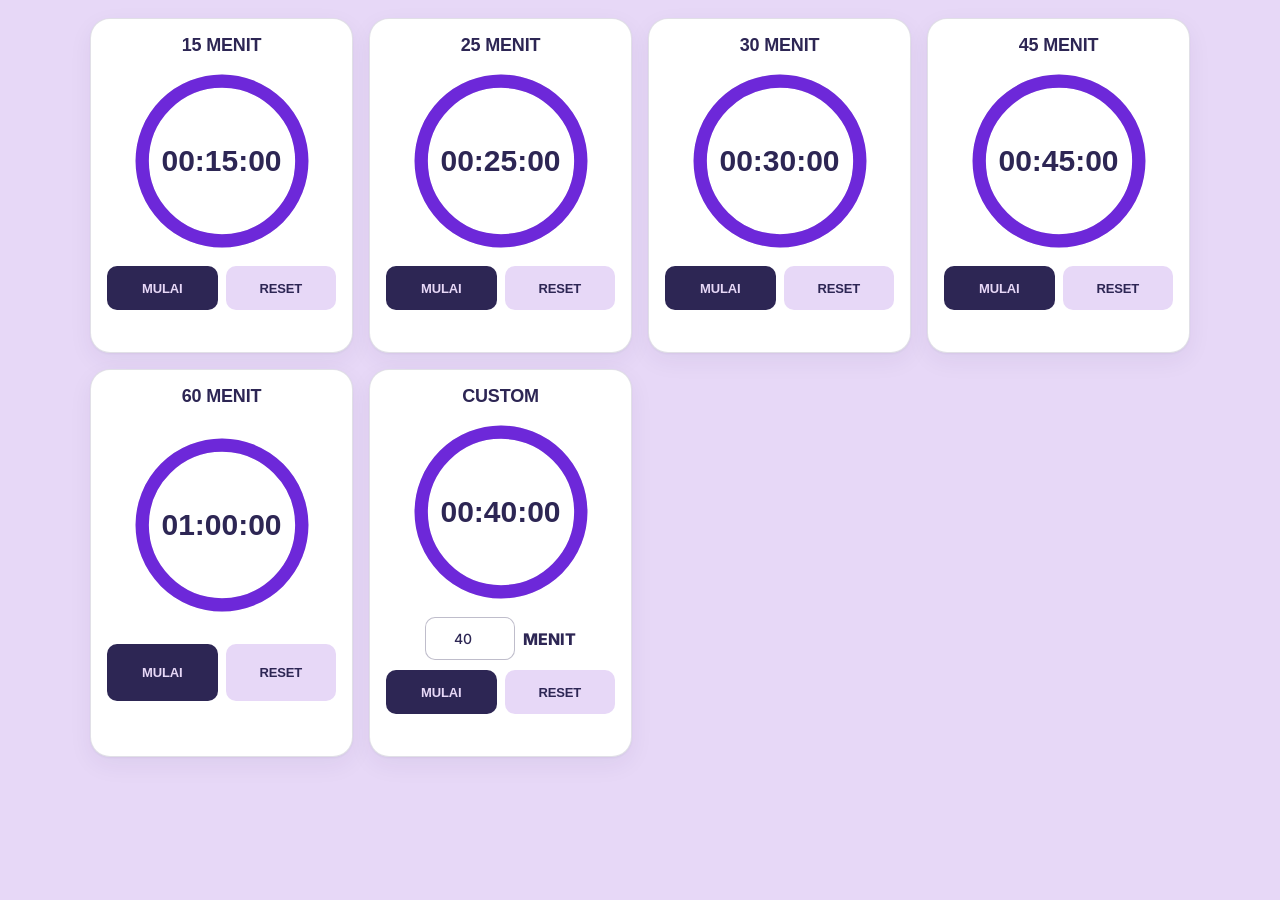
<file: timer.html>
<!DOCTYPE html>
<html lang="id">
<head>
  <meta charset="UTF-8" />
  <meta name="viewport" content="width=device-width, initial-scale=1.0" />
  <title>FOKUS</title>
  <link rel="stylesheet" href="style.css" />
  <link rel="preconnect" href="https://fonts.googleapis.com">
  <link href="https://fonts.googleapis.com/css2?family=Inter:wght@400;600;700;800&display=swap" rel="stylesheet">
  <style>
    body{background:var(--bg);margin:0;padding:18px}
    .t-grid{display:grid;grid-template-columns:repeat(auto-fit,minmax(220px,1fr));gap:16px;max-width:1100px;margin:0 auto}
    .t-card{background:var(--paper);border:1px solid var(--line);border-radius:20px;box-shadow:0 1px 2px rgba(45,38,84,.05),0 8px 24px rgba(45,38,84,.06);padding:16px;display:grid;gap:10px;justify-items:center}
    .t-card h2{margin:0;font-size:18px}
    .t-card.run{border-color:var(--blue)}
    .t-ring{position:relative;width:190px;height:190px;cursor:pointer}
    .t-ring svg{transform:rotate(-90deg)}
    .ring-bg{fill:none;stroke:rgba(45,38,84,.14);stroke-width:14}
    .ring-fg{fill:none;stroke:var(--blue);stroke-width:14;stroke-linecap:round;transition:stroke-dashoffset .5s linear}
    .t-num{position:absolute;inset:0;display:grid;place-content:center;font-family:var(--font-head);font-size:30px;font-weight:800}
    .t-row{display:flex;gap:8px;width:100%}
    .t-msg{font-size:11px;font-weight:800;color:var(--blue);min-height:16px;margin:0;text-align:center}
    .t-modal{position:fixed;inset:0;background:rgba(45,38,84,.72);display:grid;place-content:center;z-index:50;padding:20px}
    .t-modal.hidden{display:none}
    .t-pop{background:var(--paper);border:1px solid var(--line);border-radius:24px;box-shadow:0 12px 48px rgba(45,38,84,.22);padding:32px 40px;text-align:center;display:grid;gap:12px;justify-items:center;max-width:92vw}
    .t-pop h2{margin:0;font-size:22px}
    .t-big{font-family:var(--font-head);font-size:clamp(48px,10vw,84px);font-weight:800}
    .t-sub{font-size:14px;font-weight:800;color:var(--blue);min-height:20px;margin:0}
    .t-pop .t-row{max-width:340px}
    .t-set{display:flex;gap:8px;align-items:center;font-weight:800}
    .t-set input{width:90px;text-align:center;margin-top:0}
  </style>
</head>
<body>
  <div class="t-grid" id="tGrid"></div>
  <div class="t-modal hidden" id="tModal" role="dialog" aria-label="TIMER BERJALAN">
    <div class="t-pop">
      <h2 id="mLabel">TIMER</h2>
      <div class="t-big" id="mTime">00:00:00</div>
      <p class="t-sub" id="mStatus"></p>
      <div class="t-row">
        <button class="btn-mid" id="mToggle">JEDA</button>
        <button class="btn-mid ghost" id="mClose">TUTUP</button>
      </div>
    </div>
  </div>
  <script>
    const $ = (id) => document.getElementById(id);
    const pad = (n) => String(n).padStart(2, "0");
    const C = 2 * Math.PI * 84;
    const timers = [];
    let actx = null, shown = null;
    function fmt(s) {
      return pad(Math.floor(s / 3600)) + ":" + pad(Math.floor(s % 3600 / 60)) + ":" + pad(s % 60);
    }
    function beep() {
      // ASET AUDIO DULU, OSILATOR JADI CADANGAN
      try {
        const a = new Audio("assets/selesai.wav");
        a.play().catch(osilator);
        return;
      } catch (e) { osilator(); }
    }
    function osilator() {
      try {
        actx = actx || new (window.AudioContext || window.webkitAudioContext)();
        [0, 0.35, 0.7].forEach(d => {
          const o = actx.createOscillator(), g = actx.createGain();
          o.connect(g); g.connect(actx.destination);
          o.frequency.value = 880;
          o.start(actx.currentTime + d);
          o.stop(actx.currentTime + d + 0.25);
        });
      } catch (e) {}
    }
    function paintTitle() {
      const run = timers.find(t => t.int || t.overInt);
      document.title = run ? fmt(run.left) + " FOKUS" : "FOKUS";
    }
    function openModal(t) {
      shown = t;
      $("mLabel").textContent = t.nama;
      paintModal();
      $("tModal").classList.remove("hidden");
    }
    function paintModal() {
      if (!shown) return;
      $("mTime").textContent = shown.overSec > 0 ? "+" + fmt(shown.overSec) : fmt(shown.left);
      $("mStatus").textContent = shown.overSec > 0 ? "WAKTU HABIS. LEMBUR JALAN." : (shown.int ? "JALAN. FOKUS." : "DIJEDA.");
      $("mToggle").textContent = (shown.int || shown.overInt) ? "JEDA" : "LANJUT";
    }
    $("mClose").addEventListener("click", () => { $("tModal").classList.add("hidden"); shown = null; });
    $("mToggle").addEventListener("click", () => { if (shown) shown.toggle(); });
    function buatKartu(min, nama, pakaiInput) {
      const t = { min, nama, total: min * 60, left: min * 60, endAt: 0, int: null, overInt: null, overSec: 0, msg: "" };
      const card = document.createElement("div");
      card.className = "t-card";
      const h = document.createElement("h2");
      h.textContent = nama;
      const ring = document.createElement("div");
      ring.className = "t-ring";
      ring.title = "BUKA BESAR";
      ring.innerHTML =
        '<svg viewBox="0 0 200 200" width="190" height="190">' +
        '<circle class="ring-bg" cx="100" cy="100" r="84"/>' +
        '<circle class="ring-fg" cx="100" cy="100" r="84" stroke-dasharray="' + C + '" stroke-dashoffset="0"/>' +
        "</svg>";
      const num = document.createElement("div");
      num.className = "t-num";
      ring.appendChild(num);
      const row = document.createElement("div");
      row.className = "t-row";
      const go = document.createElement("button");
      go.className = "btn-mid";
      const re = document.createElement("button");
      re.className = "btn-mid ghost";
      re.textContent = "RESET";
      const msg = document.createElement("p");
      msg.className = "t-msg";
      row.appendChild(go); row.appendChild(re);
      card.appendChild(h); card.appendChild(ring);
      let kotak = null;
      if (pakaiInput) {
        const set = document.createElement("div");
        set.className = "t-set";
        kotak = document.createElement("input");
        kotak.type = "number"; kotak.min = "1"; kotak.max = "180"; kotak.value = min;
        kotak.setAttribute("aria-label", "DURASI MENIT");
        const lab = document.createElement("span");
        lab.textContent = "MENIT";
        set.appendChild(kotak); set.appendChild(lab);
        card.appendChild(set);
      }
      card.appendChild(row); card.appendChild(msg);
      $("tGrid").appendChild(card);
      const fg = ring.querySelector(".ring-fg");
      t.paint = function () {
        num.textContent = t.overSec > 0 ? "+" + fmt(t.overSec) : fmt(t.left);
        fg.style.strokeDashoffset = C * (1 - t.left / t.total);
        go.textContent = (t.int || t.overInt) ? "JEDA" : "MULAI";
        card.classList.toggle("run", !!(t.int || t.overInt));
        msg.textContent = t.overSec > 0 ? "LEWAT " + fmt(t.overSec) + "." : (t.msg || "");
        if (shown === t) paintModal();
        paintTitle();
      };
      t.toggle = function () {
        if (t.int || t.overInt) {
          clearInterval(t.int); clearInterval(t.overInt);
          t.int = null; t.overInt = null;
          t.msg = t.overSec > 0 ? "" : "DIJEDA DI " + fmt(t.left) + ".";
        } else {
          if (t.left <= 0 && t.overSec === 0) t.left = t.total;
          if (t.left > 0) {
            t.endAt = Date.now() + t.left * 1000;
            t.int = setInterval(tick, 500);
          } else {
            t.overInt = setInterval(over, 1000);
          }
          t.msg = "JALAN. FOKUS.";
        }
        t.paint();
      };
      function tick() {
        t.left = Math.max(0, Math.round((t.endAt - Date.now()) / 1000));
        if (t.left <= 0) {
          clearInterval(t.int); t.int = null;
          beep();
          t.overInt = setInterval(over, 1000);
        }
        t.paint();
      }
      function over() {
        t.overSec++;
        t.paint();
      }
      go.addEventListener("click", () => {
        if (kotak && !t.int && !t.overInt && t.overSec === 0 && t.left === t.total) {
          const v = parseInt(kotak.value, 10);
          if (!(v >= 1 && v <= 180)) {
            t.msg = "";
            msg.textContent = "ISI 1-180 MENIT.";
            return;
          }
          t.total = t.left = v * 60;
          h.textContent = v + " MENIT (CUSTOM)";
        }
        t.toggle(); if (t.int || t.overInt) openModal(t);
      });
      re.addEventListener("click", () => {
        clearInterval(t.int); clearInterval(t.overInt);
        t.int = null; t.overInt = null;
        if (kotak) {
          const v = parseInt(kotak.value, 10);
          t.total = t.left = (v >= 1 && v <= 180) ? v * 60 : t.total;
        } else {
          t.left = t.total;
        }
        t.overSec = 0; t.msg = "";
        t.paint();
      });
      ring.addEventListener("click", () => openModal(t));
      timers.push(t);
      t.paint();
    }
    [15, 25, 30, 45, 60].forEach(min => buatKartu(min, min + " MENIT"));
    buatKartu(40, "CUSTOM", true);
  </script>
</body>
</html>
</file>
<file: style.css>
@import url("https://cdn.jsdelivr.net/npm/bootstrap@5.3.3/dist/css/bootstrap.min.css") layer(bootstrap);
:root{
  --bg:#E7D8F7; --paper:#FFFFFF; --ink:#2D2654;
  --lime:#F472B6; --blue:#6D28D9;
  --line:rgba(45,38,84,.14);
  --soft:0 1px 2px rgba(45,38,84,.05),0 8px 24px rgba(45,38,84,.07);
  --muted:#5B5480; --focus:#6D28D9; --error:#B3261E;
  --font-head:-apple-system,BlinkMacSystemFont,"SF Pro Display","Segoe UI",sans-serif;
  --font-body:"Inter",-apple-system,BlinkMacSystemFont,"Segoe UI",sans-serif;
}
*{box-sizing:border-box}
html{scroll-behavior:smooth}
body{margin:0;background:var(--bg);color:var(--ink);font-family:var(--font-body);text-transform:uppercase;overflow-x:hidden;-webkit-font-smoothing:antialiased}
h1,h2,.logo,.btn-go,.btn-mid,.pre-logo{font-family:var(--font-head);letter-spacing:-.01em}
input,select,button,textarea{font-family:var(--font-body);text-transform:uppercase}
::placeholder{text-transform:uppercase;opacity:.55}
button{cursor:pointer}
button:focus-visible,select:focus-visible,input:focus-visible,textarea:focus-visible{outline:2px solid var(--focus);outline-offset:2px}

/* preloader */
#preloader{position:fixed;inset:0;z-index:100;background:var(--bg);display:flex;flex-direction:column;align-items:center;justify-content:center;gap:16px;transition:transform .6s cubic-bezier(.7,0,.3,1)}
#preloader.done{transform:translateY(-101%)}
.pre-logo{font-size:clamp(40px,8vw,72px);font-weight:700;letter-spacing:-.03em}
.pre-logo span{color:var(--blue)}
.pre-bar{width:200px;height:6px;border-radius:99px;background:rgba(45,38,84,.12);overflow:hidden}
.pre-bar div{height:100%;width:0;background:var(--blue);transition:width .2s}
#preText{font-weight:600;color:var(--muted);font-size:13px}

/* shell + rail */
.shell{display:flex;min-height:100vh}
.rail{width:196px;flex-shrink:0;background:var(--paper);border-right:1px solid var(--line);display:flex;flex-direction:column;gap:4px;padding:20px 12px;position:sticky;top:0;height:100vh}
.rail button{width:100%;min-height:44px;border:none;background:transparent;color:var(--ink);border-radius:10px;font-size:12px;font-weight:700;letter-spacing:.04em;text-align:left;padding:12px 14px}
.rail button.active{background:var(--lime);color:var(--ink)}
.main{flex:1;min-width:0}

/* header */
.topbar{display:flex;align-items:center;gap:14px;padding:14px 24px;background:rgba(255,255,255,.82);backdrop-filter:blur(12px);-webkit-backdrop-filter:blur(12px);border-bottom:1px solid var(--line);position:sticky;top:0;z-index:20;flex-wrap:wrap}
.brand{display:flex;align-items:center;gap:10px}
.brand-text{display:flex;flex-direction:column}
.brand-logo{width:36px;height:36px;flex-shrink:0}
.logo{font-size:22px;font-weight:700}
.logo-sub{font-size:10px;font-weight:700;letter-spacing:.12em;color:var(--muted)}
.clock{margin-left:auto;text-align:right;line-height:1.35}
.clock b{font-size:17px;font-weight:700}
.clock span{display:block;font-size:10px;font-weight:600;color:var(--muted)}
.profile{display:flex;align-items:center;gap:10px;border:1px solid var(--line);border-radius:999px;padding:5px 14px 5px 5px;background:var(--paper)}
.avatar{width:34px;height:34px;border-radius:50%;background:var(--blue);color:#fff;display:grid;place-items:center;font-weight:700;font-size:15px;flex-shrink:0}
.who{display:flex;flex-direction:column;line-height:1.3}
.who b{font-size:12px}
.who small{font-size:10px;color:var(--muted);font-weight:600}

/* content + views */
.content{max-width:1120px;margin:28px auto 48px;padding:0 24px}
.view{display:grid;gap:20px}
.cols{display:grid;grid-template-columns:300px 1fr;gap:20px;align-items:start}
.side{display:grid;gap:20px}
.card{background:var(--paper);border:1px solid var(--line);border-radius:16px;box-shadow:var(--soft);padding:22px}
.card h2{margin:0;font-size:17px;font-weight:700}
.cap{font-size:11px;color:var(--muted);font-weight:600;margin:6px 0 0;line-height:1.6;text-align:left}
.statsbar{display:flex;gap:8px;flex-wrap:wrap}
.pill{background:var(--paper);border:1px solid var(--line);border-radius:999px;padding:7px 15px;font-weight:700;font-size:12px}

.cal-head{display:flex;justify-content:space-between;align-items:center;gap:8px}
.cal-nav{display:flex;gap:6px}
.cal-nav button{width:32px;height:32px;border:1px solid var(--line);background:var(--paper);border-radius:8px;font-weight:700;font-size:15px;line-height:1;color:var(--ink)}
.cal-nav button:active{background:var(--lime)}
.cal-grid{display:grid;grid-template-columns:repeat(7,1fr);gap:2px;margin-top:10px}
.cal-dow span{text-align:center;font-size:10px;font-weight:700;color:var(--muted)}
.cal-grid button{aspect-ratio:1;border:none;background:transparent;border-radius:50%;font-size:12px;font-weight:600;color:var(--ink);position:relative;min-width:0}
.cal-grid button.today{background:var(--lime);font-weight:800;color:var(--ink)}
.cal-grid button.has-dl{font-weight:700}
.cal-grid button .titik{position:absolute;bottom:5px;left:50%;transform:translateX(-50%);width:5px;height:5px;border-radius:50%;background:var(--blue)}
.cal-grid button.picked{box-shadow:inset 0 0 0 2px var(--blue)}
.cal-blank{display:block}

.remind-list{list-style:none;padding:0;margin:12px 0 0;display:grid;gap:8px}
.remind-list li{border:1px solid var(--line);border-radius:12px;background:var(--bg);padding:10px 12px;font-weight:600;font-size:12px;line-height:1.5}
.remind-list li .jam{display:block;font-size:11px;color:var(--muted);font-weight:600;margin-top:2px}
.remind-list li.ok{border-style:dashed;background:transparent}

.week-head{display:flex;justify-content:space-between;align-items:baseline;gap:8px;flex-wrap:wrap}
.week-strip{display:grid;grid-template-columns:repeat(7,1fr);gap:6px;margin:14px 0 4px}
.week-strip button{border:1px solid var(--line);background:var(--paper);border-radius:12px;padding:10px 2px;min-height:58px;font-weight:700}
.week-strip button b{display:block;font-size:18px}
.week-strip button span{font-size:10px;color:var(--muted)}
.week-strip button.active{background:var(--ink);color:var(--bg);border-color:var(--ink)}
.week-strip button.active span{color:var(--bg)}
.week-strip button.istoday{border-color:var(--blue);box-shadow:0 0 0 1px var(--blue)}

.tl-tugas{list-style:none;padding:0;margin:12px 0 0;display:grid;gap:8px}
.tl-tugas li{border:1px solid var(--line);border-radius:10px;padding:8px 12px;background:var(--paper)}
.tl-tugas .tt-nama{font-weight:700;font-size:13px}
.tl-tugas .tt-meta{font-size:11px;color:var(--muted);font-weight:600;margin-top:2px}
.tl{position:relative;margin-top:14px;border:1px solid var(--line);border-radius:12px;overflow:hidden;background:var(--paper)}
.tl-row{display:grid;grid-template-columns:52px 1fr;border-top:1px solid rgba(45,38,84,.08);height:52px}
.tl-row:first-child{border-top:none}
.tl-hour{font-size:11px;font-weight:600;color:var(--muted);padding:6px 0 0 12px}
.tl-cell{position:relative}
.tl-block{position:absolute;left:62px;right:10px;background:rgba(109,40,217,.09);border:1px solid rgba(109,40,217,.4);border-radius:8px;padding:6px 10px;font-size:12px;font-weight:700;line-height:1.4;overflow:hidden}
.tl-block.alt{background:rgba(45,38,84,.06);border-color:rgba(45,38,84,.25)}
.tl-block small{display:block;font-weight:600;font-size:11px;color:var(--muted)}
.tl-free{padding:26px 16px;text-align:center;font-weight:600;font-size:13px;color:var(--muted)}

label{display:block;font-weight:700;margin:16px 0 4px;font-size:13px}
input,select,textarea{width:100%;margin-top:6px;padding:12px 14px;font-size:14px;font-weight:500;border:1px solid rgba(45,38,84,.3);border-radius:10px;background:#fff;color:var(--ink)}
input:focus,select:focus,textarea:focus{border-color:var(--blue)}
.row2{display:grid;grid-template-columns:1fr 1fr;gap:12px}
.count{float:right;color:var(--muted);font-weight:600}
.err{display:block;min-height:18px;color:var(--error);font-weight:600;font-size:12px;margin-top:4px}
input.invalid,select.invalid{border-color:var(--error);background:rgba(179,38,30,.05)}
.btn-go{width:100%;margin-top:14px;padding:14px;font-size:15px;font-weight:700;background:var(--blue);color:#fff;border:none;border-radius:10px;font-family:var(--font-head)}
.btn-go:active{transform:scale(.99)}
.list-head{display:flex;justify-content:space-between;align-items:center;gap:10px}
.list-head select{width:auto;min-width:140px;margin-top:0}
.task-list{list-style:none;padding:0;margin:14px 0 0;display:grid;gap:10px}
.task{border:1px solid var(--line);border-radius:12px;padding:12px 14px;display:flex;gap:12px;align-items:flex-start;background:#fff}
.task.done{opacity:.65;background:rgba(45,38,84,.04)}
.task.done .t-name{text-decoration:line-through}
.t-check{width:22px;height:22px;accent-color:var(--blue);flex-shrink:0;margin-top:2px}
.t-main{flex:1}.t-name{font-weight:700;font-size:14px}.t-desc{font-size:12px;font-weight:500;color:var(--muted);margin-top:3px;line-height:1.5;overflow-wrap:anywhere}.t-meta{font-size:12px;font-weight:500;color:var(--muted);margin-top:4px}
.badge{display:inline-block;border:1px solid var(--line);border-radius:6px;padding:2px 9px;font-size:11px;margin:2px 4px 2px 0;background:var(--bg);font-weight:600;color:var(--ink)}
.badge.URGENT{background:var(--blue);border-color:var(--blue);color:#fff}
.badge.SEMIURGENT{background:var(--lime);border-color:rgba(45,38,84,.2)}
.badge.NORMAL{background:var(--bg)}
.badge.overdue{background:var(--error);border-color:var(--error);color:#fff}
.t-actions{opacity:0;transition:opacity .15s}
.task.hovered .t-actions,.task:focus-within .t-actions{opacity:1}
.btn-del{background:#fff;border:1px solid var(--line);border-radius:8px;padding:10px 14px;min-height:44px;min-width:44px;font-weight:700;font-size:12px;color:var(--ink)}
.btn-del:hover{background:var(--error);border-color:var(--error);color:#fff}
.btn-mid{flex:1;background:var(--ink);color:var(--bg);border:none;border-radius:10px;padding:11px;min-height:44px;font-weight:700;font-size:13px}
.btn-mid:active{transform:scale(.99)}
.btn-mid.ghost{background:var(--bg);color:var(--ink)}
.btn-mid.auto{flex:0 0 auto;padding:10px 18px}

.notes-bar{display:flex;align-items:center;gap:10px;flex-wrap:wrap}
.notes-bar h2{margin-right:auto}
.notes-actions{display:flex;gap:8px}
.notes-actions .btn-mid{flex:0;padding:10px 18px}
.notes-cols{display:grid;grid-template-columns:240px 1fr;gap:0;margin-top:14px;border:1px solid var(--line);border-radius:12px;overflow:hidden}
.note-list{list-style:none;padding:8px;margin:0;display:grid;gap:4px;align-content:start;background:var(--bg);border-right:1px solid var(--line)}
.note-list button{width:100%;text-align:left;border:none;background:transparent;border-radius:8px;padding:10px 12px;display:flex;flex-direction:column;gap:2px;min-height:56px;color:var(--ink)}
.note-list button b{font-size:13px}
.note-list button small{font-size:11px;color:var(--muted);font-weight:500}
.note-list button.active{background:var(--ink);color:var(--bg)}
.note-list button.active small{color:var(--bg)}
.note-editor{padding:16px}
.note-editor #noteTitle{font-size:19px;font-weight:700;border:none;border-radius:0;padding:6px 2px;margin:0 0 8px}
.note-editor #noteTitle:focus{border:none;box-shadow:0 2px 0 var(--blue);outline:none}
.note-editor #noteBody{border:none;min-height:280px;line-height:1.7;padding:6px 2px;text-transform:none}
.note-editor #noteTitle{text-transform:none}
.note-list button b,.note-list button small{text-transform:none}
#noteEmpty{border-width:2.5px}
.note-foot{display:flex;align-items:center;gap:10px;margin-top:10px}
.note-foot .cap{margin:0;margin-right:auto;font-weight:700}
.note-foot .btn-mid{flex:0 0 auto;padding:10px 26px}

.draw-bar{display:flex;gap:8px;flex-wrap:wrap;margin-top:12px;align-items:center}
.draw-bar select{width:auto;min-width:110px;margin-top:0}
.chip{border:1px solid rgba(45,38,84,.3);background:var(--paper);border-radius:8px;padding:9px 14px;min-height:44px;font-weight:700;font-size:12px;color:var(--ink)}
.chip.active{background:var(--ink);color:var(--bg);border-color:var(--ink)}
.swatches{display:flex;gap:6px;align-items:center;border:1px solid rgba(45,38,84,.3);border-radius:10px;padding:5px 8px}
.sw{width:44px;height:44px;min-width:44px;border-radius:50%;border:2px solid var(--ink);padding:0;flex-shrink:0}
.sw.active{box-shadow:0 0 0 2px var(--paper),0 0 0 4px var(--ink)}
.pop{position:relative}
.pop-panel{position:absolute;top:calc(100% + 6px);left:0;background:var(--paper);border:1px solid var(--line);border-radius:12px;box-shadow:var(--soft);padding:12px;display:grid;grid-template-columns:repeat(5,44px);gap:8px;z-index:30}
.pop-panel input[type="color"]{grid-column:1/-1;width:100%;height:44px}
.chip[aria-pressed="true"]{background:var(--ink);color:var(--bg);border-color:var(--ink)}
.chip b,.chip i,.chip u{font-size:14px}
input[type="color"]{width:56px;min-width:56px;height:44px;padding:4px;margin-top:0;cursor:pointer}
.draw-wrap{position:relative;margin-top:12px;border:1px solid var(--line);border-radius:12px;overflow:hidden;background:#fff}
.draw-wrap canvas{width:100%;height:auto;display:block;touch-action:none;cursor:crosshair}
#stickLayer{position:absolute;inset:0;pointer-events:none}
#stickLayer .brain,#stickLayer .freetext{pointer-events:auto}
.brain{position:absolute;min-width:150px;max-width:230px;border:none;border-radius:4px;background:var(--lime);box-shadow:0 4px 14px rgba(45,38,84,.18);cursor:move}
.brain.blue{background:var(--blue);color:#fff}
.brain.paper{background:#fff;border:1px solid var(--line)}
.grab{display:flex;gap:6px;align-items:center;padding:2px 6px;cursor:grab;touch-action:none}
.grab .mini{flex:1;border:none;background:transparent;font-weight:700;font-size:10px;min-height:44px;text-align:left;color:inherit;opacity:.7}
.grab .mini.del{flex:0 0 auto;min-width:44px;border-radius:6px;text-align:center;opacity:1}
.brain .body{padding:4px 12px 12px;min-height:64px;outline:none;font-size:13px;font-weight:500;line-height:1.6;text-transform:none}
.brain .body:empty:before{content:attr(data-ph);opacity:.55}
.freetext{position:absolute;font-weight:700;font-size:19px;line-height:1.4;padding:6px 8px;cursor:move;touch-action:none;outline:none;min-width:40px;min-height:30px}
.freetext:empty:before{content:attr(data-ph);opacity:.55}
.sh{position:absolute;right:0;bottom:0;width:44px;height:44px;cursor:nwse-resize;touch-action:none}
.sh:after{content:"";position:absolute;right:8px;bottom:8px;width:12px;height:12px;border-right:3px solid currentColor;border-bottom:3px solid currentColor;opacity:.4;border-bottom-right-radius:4px}
.focus-big{width:100%;height:min(64vh,560px);border:1px solid var(--line);border-radius:14px;background:var(--paper);margin-top:12px}

.empty{text-align:center;padding:32px 12px;border:1px dashed rgba(45,38,84,.3);border-radius:12px;margin-top:14px;background:var(--bg)}
.empty p{text-align:center;color:var(--muted)}
.empty-img{width:96px;height:auto;margin:0 auto 4px;display:block}
.empty-box{width:90px;height:70px;border:1px solid var(--line);border-radius:10px;margin:0 auto 12px;background:var(--paper);padding:12px}
.empty-line{height:10px;background:rgba(45,38,84,.1);border-radius:99px;margin-top:10px}
.empty-line.short{width:60%}
.empty.press{cursor:pointer}
.empty.press:hover{border-color:var(--blue)}
.loading{text-align:center;padding:28px;color:var(--muted)}
.spinner{width:40px;height:40px;margin:0 auto 10px;border:4px solid rgba(45,38,84,.14);border-top-color:var(--ink);border-radius:50%;animation:spinfast .8s linear infinite}
@keyframes spinfast{to{transform:rotate(360deg)}}
.hidden{display:none!important}
footer{text-align:center;padding:24px;font-size:12px;font-weight:600;color:var(--muted)}
.toast{position:fixed;left:50%;bottom:24px;transform:translateX(-50%) translateY(80px);background:var(--ink);color:var(--bg);padding:11px 20px;border-radius:999px;font-weight:600;opacity:0;transition:all .3s;z-index:99;max-width:90vw;text-align:center;font-size:13px}
.toast.show{transform:translateX(-50%) translateY(0);opacity:1}

@media(max-width:960px){
  .cols{grid-template-columns:1fr}
  .shell{flex-direction:column}
  .rail{width:auto;height:auto;flex-direction:row;justify-content:flex-start;position:static;padding:10px;overflow-x:auto;border-right:none;border-bottom:1px solid var(--line)}
  .rail button{width:auto;min-height:44px;font-size:11px;white-space:nowrap}
  .topbar{position:static}
  .clock{display:none}
  .profile{margin-left:auto}
  .notes-cols{grid-template-columns:1fr}
  .note-list{border-right:none;border-bottom:1px solid var(--line)}
}
@media(max-width:560px){
  .row2{grid-template-columns:1fr}
  .week-strip{gap:4px}
  .week-strip button b{font-size:15px}
  .profile .who{display:none}
}
/* TUGAS 4: HORMATI PENGGUNA YANG MEMINTA GERAK DIKURANGI */
@media (prefers-reduced-motion: reduce){
  *, *::before, *::after{animation:none !important;transition:none !important}
  html{scroll-behavior:auto}
}
/* Jaga tampilan lama setelah Bootstrap dimuat.
   Bootstrap ada di layer, jadi aturan di bawah ini selalu menang. */
body{line-height:normal}
button,input,select,textarea{line-height:normal}
h1,h2,h3{line-height:normal;font-weight:700}
h3{margin:1em 0;font-size:1.17em}
p{margin:1em 0}
/* Toast Bootstrap memakai bentuk toast lama */
.toast{width:auto;border:0}
.toast .toast-body{padding:0}
</file>
